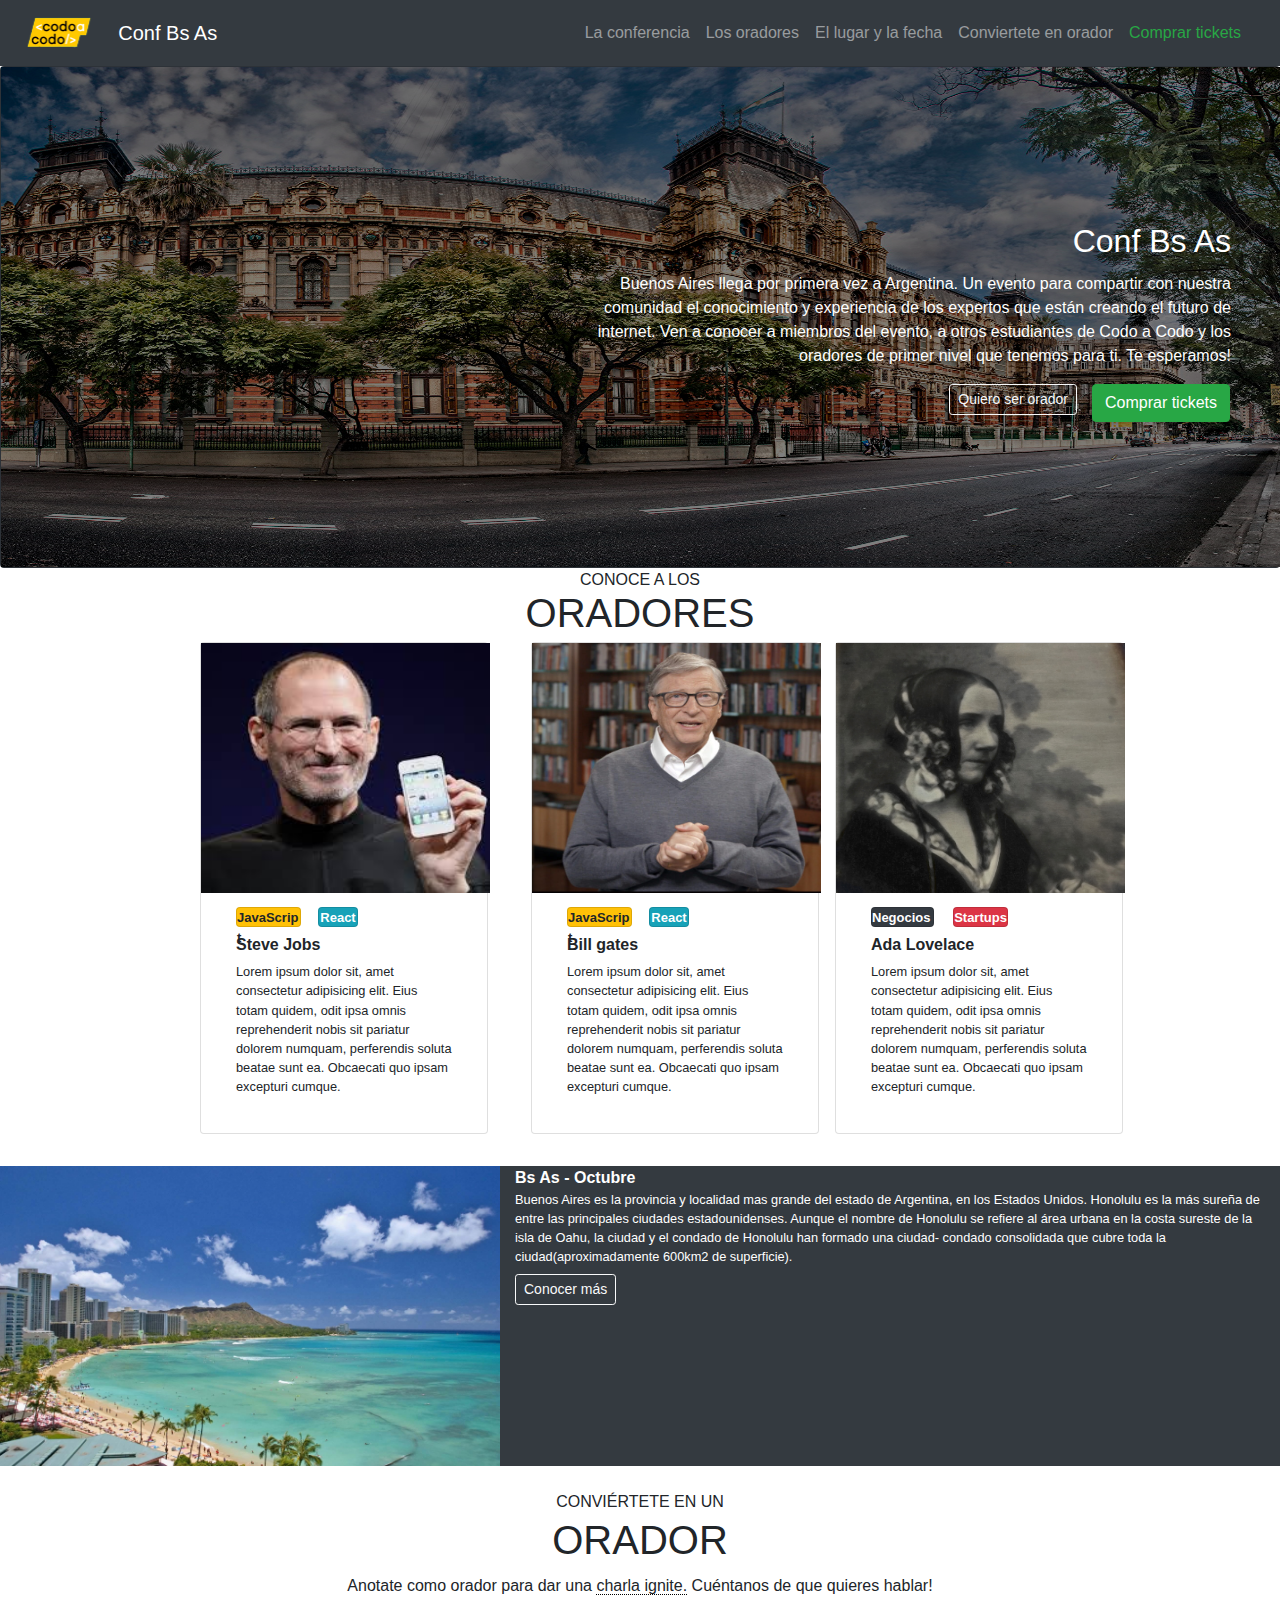
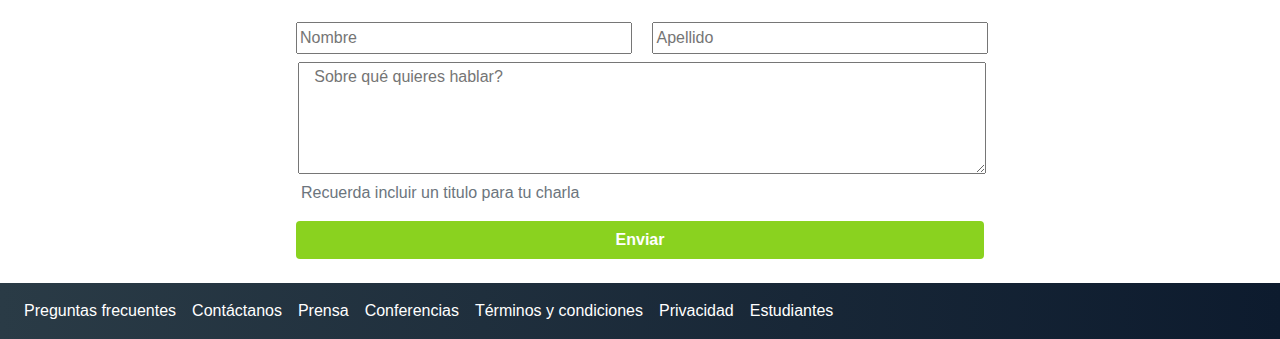
<file: Index.html>
<head>
    <meta charset="UTF-8">
    <link rel="stylesheet" href="https://stackpath.bootstrapcdn.com/bootstrap/4.3.1/css/bootstrap.min.css" integrity="sha384-ggOyR0iXCbMQv3Xipma34MD+dH/1fQ784/j6cY/iJTQUOhcWr7x9JvoRxT2MZw1T" crossorigin="anonymous">
    <link rel="stylesheet" href="css/styles.css">
   
    <nav class="navbar navbar-expand-lg navbar-dark bg-dark">
        <img src="img/codoacodo.png" width="90" height="50" class="img-responsive"/>
            <div class="container-fluid">
                <small>
                    <p class="navbar-brand my-lg-0" href="#">Conf Bs As</p>
                </small>
                    <div class="collapse navbar-collapse" id="navbarScroll">
                        <ul class="navbar-nav me-auto my-2 my-lg-0 navbar-nav-scroll" style="--bs-scroll-height: 100px;">
                            <li class="nav-item">
                                <a class="nav-link" href="#">La conferencia</a>
                            </li>
                            <li class="nav-item">
                                <a class="nav-link" href="#">Los oradores</a>
                            </li>
                            <li class="nav-item">
                                <a class="nav-link" href="#">El lugar y la fecha</a>
                            </li>
                            <li class="nav-item">
                                <a class="nav-link" href="#">Conviertete en orador</a>
                            </li>
                            <li class="nav-item" >
                                <a class="nav-link text-success" href="Ticket.html">Comprar tickets</a>
                            </li>
                        </ul>
                    </div>
            </div>
    </nav>

    <div class="card bg-dark text-white" style="text-align: right;">
        <img class = "imagen" src="img/hawaii.jpg" width="1340" height="500" class="img-responsive"/> 
        <div class="card-img-overlay col-sm-7 ml-auto pr-5 h-75 d-flex flex-column justify-content-end">
                <h2 class="card-title" >Conf Bs As</h2>
                <p class="card-text">Buenos Aires llega por primera vez a Argentina. 
                    Un evento para compartir con nuestra comunidad el conocimiento 
                    y experiencia de los expertos que están creando el futuro de 
                    internet. Ven a conocer a miembros del evento, a otros estudiantes 
                    de Codo a Codo y los oradores de primer nivel que tenemos para ti. 
                    Te esperamos! </p>
                <div class="row">
                    <div class="col-sm-7 ml-auto">        
                        <button type="button" class="btn btn-outline-light btn-sm">Quiero ser orador</button>
                    </div>
                    <div class="pr-3" >
                        <button type="button" class="btn btn-success" id="ComprarTickets">Comprar tickets</button>
                    </div>
                </div>            
        </div>
    </div> 
</head>

<body>
    <div style="text-align: center;">
        <p> CONOCE A LOS</p>
        <h1 style = "line-height: 25%">ORADORES</h1>
    </div>

    <div class = "mt-4" style="display: grid; grid-template-columns: repeat(3, 1fr); column-gap: 1rem;">
        <section style="text-align: center;">
           <div class="card posicionJobs"   style="width: 18rem;" style="margin-top: 2;">
                <img src="img/steve.jpg" width="289" height="250" class="img-responsive">
                <div class="card-body">
                    <div class="container">
                        <div class="row">
                          <div class="col-4">
                            <p class="JavaScript card text-black bg-warning card-subtitle text-left">JavaScript</p>
                          </div>
                          <div class="col-4">
                            <p class="React card text-white bg-info card-subtitle mb-2">React</p>
                        </div>
                    </div>

                        <h6 class="titulo">Steve Jobs</h6>
                    <small>
                        <p class = "parrafo">Lorem ipsum dolor sit, amet consectetur 
                            adipisicing elit. Eius totam quidem, odit ipsa omnis 
                            reprehenderit nobis sit pariatur dolorem numquam, perferendis 
                            soluta beatae sunt ea. Obcaecati quo ipsam excepturi cumque.</p>
                    </small>
                </div>
           </div>
           
        </section>

        <section style="text-align: center;">
            <div class="card posicionBill" style="width: 18rem;">
                <img src="img/bill.jpg" width="289" height="250" class="img-responsive">
                <div class="card-body">
                     <div class="container">
                        <div class="row">
                          <div class="col-4">
                            <p class="JavaScript card text-black bg-warning card-subtitle text-left">JavaScript</p>
                          </div>
                          <div class="col-4">
                            <p class="React card text-white bg-info card-subtitle mb-2">React</p>
                        </div>
                    </div>
                <h6 class="titulo">Bill gates</h6>
                    <small>
                        <p class = "parrafo">Lorem ipsum dolor sit, amet consectetur 
                            adipisicing elit. Eius totam quidem, odit ipsa omnis 
                            reprehenderit nobis sit pariatur dolorem numquam, perferendis 
                            soluta beatae sunt ea. Obcaecati quo ipsam excepturi cumque.</p>
                    </small>
                </div>
            </div>
        </section>

        <section style="text-align: center;">
            <div class="card margenDerecho"  style="width: 18rem;">
                <img src="img/ada.jpeg" width="289" height="250" class="img-responsive">
                <div class="card-body">
                    <div class="container">
                        <div class="row">
                          <div class="col-4">
                            <p class="Negocios card text-white bg-dark card-subtitle text-left">Negocios</p>
                          </div>
                          <div class="col-4">
                            <p class="Startups card text-white bg-danger card-subtitle mb-2">Startups</p>
                        </div>
                    </div>
                    <h6 class="titulo">Ada Lovelace</h6>
                    <small>
                        <p class="parrafo">Lorem ipsum dolor sit, amet consectetur 
                            adipisicing elit. Eius totam quidem, odit ipsa omnis 
                            reprehenderit nobis sit pariatur dolorem numquam, perferendis 
                            soluta beatae sunt ea. Obcaecati quo ipsam excepturi cumque.</p>
                    </small>
                </div>
            </div>
        </section>
    </div>

    <div  class = "container-fluid" style="margin-top: 2rem" >
        <div class="row align-items-start bg-dark">
            <div class="col-mb-2">
                <img src="img/honolulu.jpg" width="500" height="300" class="img-responsive">
            </div>
            <div class="col" width="500" height="300"  >
                <b class="text-white">Bs As - Octubre</b>
                <div><small class="text-white">Buenos Aires es la provincia y 
                    localidad mas grande del estado de Argentina, en los Estados 
                    Unidos. Honolulu es la más sureña de entre las principales 
                    ciudades estadounidenses. Aunque el nombre de Honolulu se
                    refiere al área urbana en la costa sureste de la isla de Oahu, 
                    la ciudad y el condado de Honolulu han formado una ciudad- 
                    condado consolidada que cubre toda la ciudad(aproximadamente 
                    600km2 de superficie). </small></div>    
                    <button type="button" class="btn btn-outline-light btn-sm my-2">Conocer más</button>
            </div>
        </div>
    </div>

    <div class = "my-4" style="text-align: center;"> CONVIÉRTETE EN UN</p>
        <h1 style = "line-height: 50%">ORADOR</h1>
        <p class="my-4">Anotate como orador para dar una <u>charla ignite.</u> Cuéntanos de que quieres hablar!</p>
    </div>

    <div style="text-align: center;">
        <div class="container">
            <div class= "row my-2 ">
                <div class="col-mb-2 pl-5 ml-auto">
                    <label for="exampleFormControlInput1" class="form-label"></label>
                    <input type="text" style="width : 21rem; height : 2rem"  id="exampleFormControlInput1" placeholder="Nombre">
                </div>

                <div class= "col-mb-2 pr-5 pl-3 mr-auto">
                    <label for="exampleFormControlInput1" class="form-label"></label>
                    <input type="text" style="width : 21rem; height : 2rem"  id="exampleFormControlInput1" placeholder="Apellido">
                </div>
            </div>

            <div >
                <label for="exampleFormControlTextarea1" class="form-label"></label>
                <textarea class="col-md-10 "  style="width : 43rem; height : 7rem" id="exampleFormControlTextarea1" placeholder="Sobre qué quieres hablar?"></textarea>
                <footer class="text-muted texto">Recuerda incluir un titulo para tu charla</footer>
                <button class="btn Enviar my-3" type="button">Enviar</button>
            </div>
        </div>
    </div>


    <div class="PiePagina mt-2">
        <nav class="navbar navbar-expand-lg navbar-teal bg-teal" >
            <div id="navbarSupportedContent">
            <ul class="navbar-nav mr-auto" >
                    <li class="nav-item">
                        <a class="nav-link text-white" href="#">Preguntas frecuentes<span class="sr-only">(current)</span></a>
                    </li>
                    <li class="nav-item">
                        <a class="nav-link text-white" href="#">Contáctanos</a>
                    </li>
                    <li class="nav-item">
                        <a class="nav-link text-white" href="#">Prensa</a>
                    </li>
                    <li class="nav-item">
                        <a class="nav-link text-white" href="#">Conferencias</a>
                    </li>
                    <li class="nav-item">
                        <a class="nav-link text-white" href="#">Términos y condiciones</a>
                    </li>
                    <li class="nav-item">
                        <a class="nav-link text-white" href="#">Privacidad</a>
                    </li>

                    <li class="nav-item">
                        <a class="nav-link text-white" href="#">Estudiantes</a>
                    </li>
            </ul>
            </div>
        </nav>
    </div>
    <script src="js/categoria.js"></script>
</body>
</file>
<file: css/styles.css>
.navbar-nav{
  margin-left: auto;
}

.PiePagina{
  background: rgb(2,0,36);
  background: linear-gradient(90deg, rgba(2,0,36,1) 0%, rgba(42,59,70,1) 0%, rgba(13,27,46,1) 100%);
}

.imagen{
  filter: brightness(50%);
}

.posicionJobs{
  margin-left: 200px;
}

.margenDerecho{
  margin-right: 200px;
}

.posicionBill{
  margin-left: 27px;
}

.parrafo{
  font-family: Arial, Helvetica, sans-serif;
  text-align: left;
}

.titulo{
  text-align: left; 
  font-weight: 600;
}

.tituloPrincipal{
  text-align: left;
}

.JavaScript{
    width: 65px;
    height: 20px;
    font-size: small;
    font-weight: 700;
}

.React{
  width: 40px;
  height: 20px;
  font-size: small;
  font-weight: 600;
}

.Negocios{
  width: 63px;
  height: 20px;
  font-size: small;
  font-weight: 600;
}

.Startups{
  width: 55px;
  height: 20px;
  font-size: small;
  font-weight: 600;
}

.Enviar{
  background-color:rgb(138, 210, 31);
  font-weight: 600;
  width: 43rem;
  color: white;
}

.Boton{
  background-color:rgb(138, 210, 31);
  color: white;
}

u {    
  border-bottom: 1px dotted #000;
  text-decoration: none;
}

.columna{
  font-weight: 600;
  width: 43rem;
  color: white;
}

.texto{
  position: relative;
  right: 18%;
}

.cuadradoEstudiante {
    width: 250px; 
    height: 250px; 
    top: 25px;
    left: 90px;
    right: 20px;
    border: 2px solid lightblue;
}

.cuadradoTrainee {
  width: 250px; 
  height: 250px;
  top: 25px;
  left: 95px; 
  border: 2px solid lightblue;
}

.cuadradoJunior {
  width: 250px; 
  height: 250px; 
  top: 25px;
  left: 100px; 
  border: 2px solid orange;
}

.venta { 
  margin-top: 50px;
}

.input{
  width: 55.2rem; 
  margin-left: 4rem;
}

.tamaño{
  width: 54.5rem; 
  margin-left: 4.3rem;
}

.tamañoBoton{
  width: 26.8rem; 
  margin-right: 1rem;
  left: 6%;
}

.tamañoLetra{
  font-size: 20px;
}
</file>
